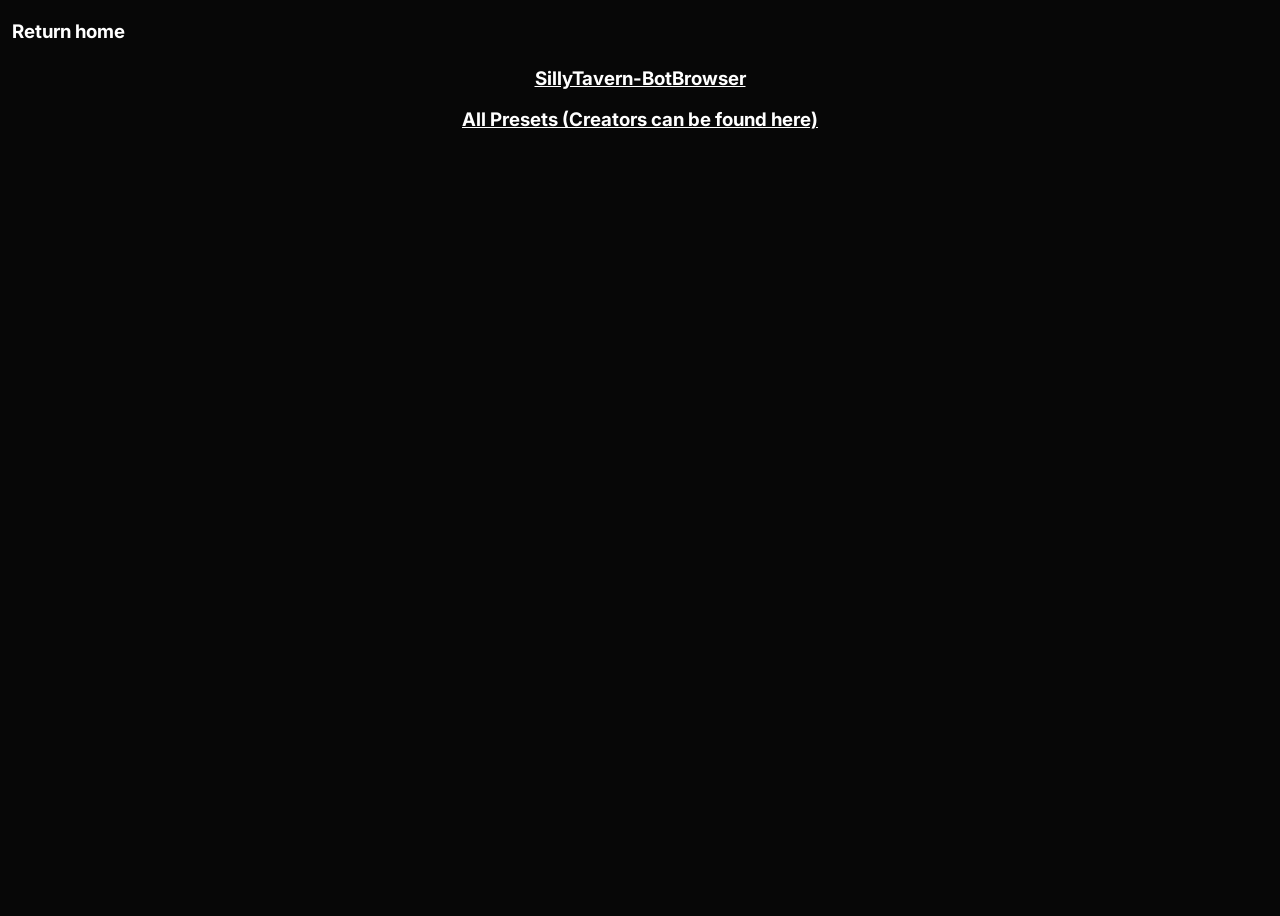
<file: credits.html>
<!DOCTYPE html>
<html lang="en">
<head>
    <meta charset="UTF-8">
    <meta name="viewport" content="width=device-width, initial-scale=1.0, viewport-fit=cover">
    <link rel="stylesheet" href="https://fonts.googleapis.com/css2?family=Material+Symbols+Outlined:opsz,wght,FILL,GRAD@24,400,0,0" />
    <title>KiwiAI</title>
    <script src="scripts/theme.js"></script>
    <style>
        @import url('https://fonts.googleapis.com/css?family=Inter:100,200,300,regular,500,600,700,800,900,100italic,200italic,300italic,italic,500italic,600italic,700italic,800italic,900italic');

        * {
            box-sizing: border-box;
            -webkit-tap-highlight-color: transparent;
        }

        body {
            background-color: var(--bg-primary);
            color: var(--text-primary);
            font-family: "Inter", sans-serif;
            height: 100dvh;
            display: flex;
            flex-direction: column;
            overflow: hidden;
        }

        button {
            background-color: var(--bg-elevated);
            border: 2px solid var(--border-default);
            color: var(--text-primary);
            padding: 6px 10px;
            text-align: center;
            text-decoration: none;
            display: inline-block;
            font-size: 16px;
            margin: 4px 2px;
            border-radius: 8px;
            cursor: pointer;
        }

        .providers {
            margin-top: 15px;
            border: 1px solid var(--border-default);
            background-color: var(--bg-secondary);
            border-radius: 8px;
            padding: 6px;
            padding-top: 0px;
            width: min-content;
        }

        .buttons {
            display: flex;
            flex-wrap: wrap;
            justify-content: center;
            width: 500px;
        }

        h3 {
            color: var(--text-primary);
        }

        h3 a {
            color: var(--text-primary);
        }
    </style>
</head>
<body>
    <center>
        <h3 onclick="window.location = './'" style="position: fixed; top: 1px; left: 12px;">Return home</h3>
            <br>
            <br>
            <h3 href="https://github.com/mia13165/SillyTavern-BotBrowser" target="_blank" style="text-decoration: underline;">SillyTavern-BotBrowser</a></h3>
            <h3 href="https://discord.gg/aipresets" target="_blank" style="text-decoration: underline;">All Presets (Creators can be found here)</a></h3>
    </center>
</body>
</html>
</file>
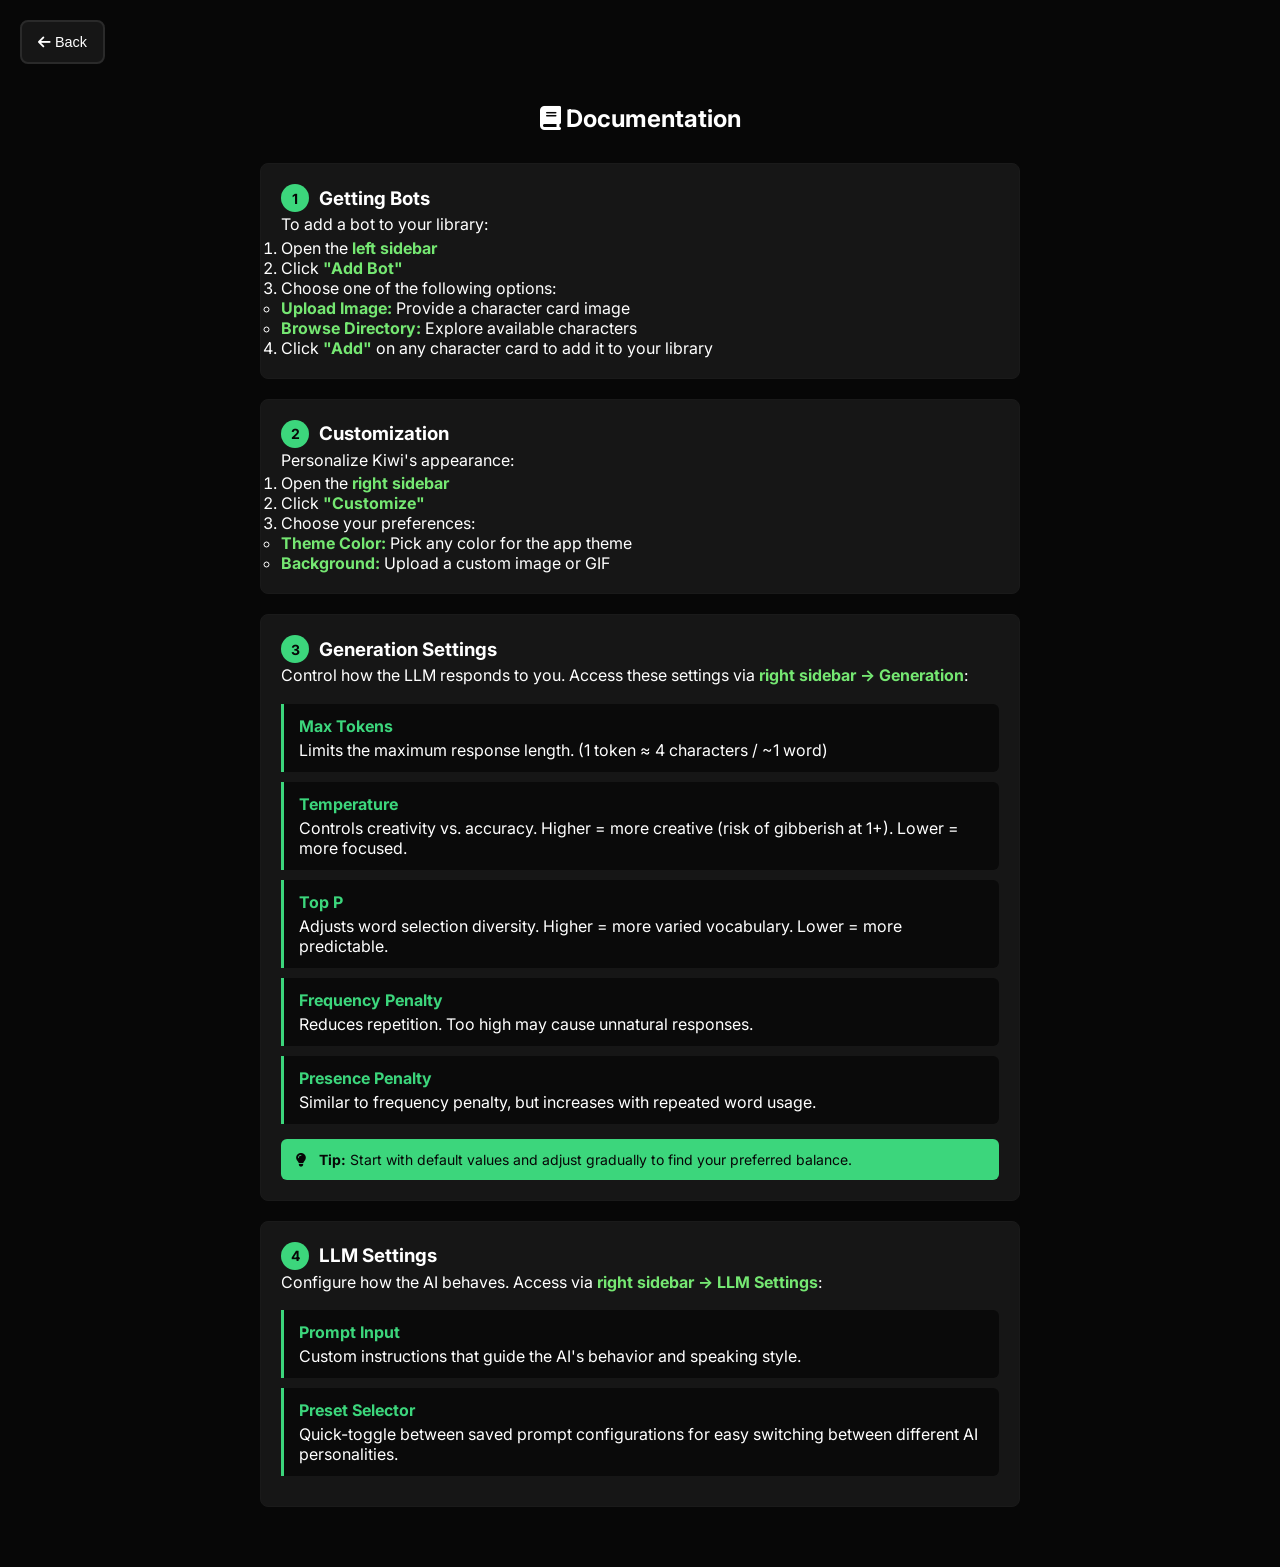
<file: docs.html>
<!DOCTYPE html>
<html lang="en">

<head>
    <meta charset="UTF-8">
    <meta name="viewport" content="width=device-width, initial-scale=1.0">
    <link rel="stylesheet" href="https://cdnjs.cloudflare.com/ajax/libs/font-awesome/6.4.0/css/all.min.css">
    <link rel="stylesheet" href="styles/getBot.css">
    <script src="scripts/theme.js"></script>
    <style>
        .docs-content {
            max-width: 800px;
            margin: 0 auto;
            padding: 20px;
        }

        .docs-content h2 {
            text-align: center;
            margin-bottom: 30px;
        }

        .doc-section {
            background: var(--bg-elevated);
            border: 1px solid var(--border-default);
            border-radius: 8px;
            padding: 20px;
            margin-bottom: 20px;
        }

        .doc-section h3 {
            margin-top: 0;
            display: flex;
            align-items: center;
            gap: 10px;
        }

        .doc-section h3 .step-number {
            background: var(--accent-primary);
            color: var(--bg-primary);
            width: 28px;
            height: 28px;
            border-radius: 50%;
            display: flex;
            align-items: center;
            justify-content: center;
            font-size: 14px;
            flex-shrink: 0;
        }

        .doc-section p {
            line-height: 1.6;
            color: var(--text-primary);
        }

        .doc-section strong {
            color: var(--accent-secondary);
        }

        .settings-list {
            list-style: none;
            padding: 0;
            margin-top: 15px;
        }

        .settings-list li {
            background: var(--bg-secondary);
            border-left: 3px solid var(--accent-primary);
            padding: 12px 15px;
            margin-bottom: 10px;
            border-radius: 0 6px 6px 0;
        }

        .settings-list li strong {
            color: var(--accent-primary);
            display: block;
            margin-bottom: 4px;
        }

        .tip-box {
            background: var(--accent-primary);
            color: var(--bg-primary);
            padding: 12px 15px;
            border-radius: 6px;
            margin-top: 15px;
            font-size: 14px;
        }

        .tip-box i {
            margin-right: 8px;
        }

        .tip-box strong {
            color: var(--bg-primary);
        }
    </style>
</head>

<body>
    <div class="container">
        <div class="search-bar">
            <button class="search-btn" id="backBtn" onclick="window.location.href = './'">
                <i class="fa-solid fa-arrow-left"></i> Back
            </button>
        </div>

        <div class="docs-content">
            <h2><i class="fa-solid fa-book"></i> Documentation</h2>

            <div class="doc-section">
                <h3><span class="step-number">1</span> Getting Bots</h3>
                <p>To add a bot to your library:</p>
                <ol>
                    <li>Open the <strong>left sidebar</strong></li>
                    <li>Click <strong>"Add Bot"</strong></li>
                    <li>Choose one of the following options:
                        <ul>
                            <li><strong>Upload Image:</strong> Provide a character card image</li>
                            <li><strong>Browse Directory:</strong> Explore available characters</li>
                        </ul>
                    </li>
                    <li>Click <strong>"Add"</strong> on any character card to add it to your library</li>
                </ol>
            </div>

            <div class="doc-section">
                <h3><span class="step-number">2</span> Customization</h3>
                <p>Personalize Kiwi's appearance:</p>
                <ol>
                    <li>Open the <strong>right sidebar</strong></li>
                    <li>Click <strong>"Customize"</strong></li>
                    <li>Choose your preferences:
                        <ul>
                            <li><strong>Theme Color:</strong> Pick any color for the app theme</li>
                            <li><strong>Background:</strong> Upload a custom image or GIF</li>
                        </ul>
                    </li>
                </ol>
            </div>

            <div class="doc-section">
                <h3><span class="step-number">3</span> Generation Settings</h3>
                <p>Control how the LLM responds to you. Access these settings via <strong>right sidebar → Generation</strong>:</p>
                <ul class="settings-list">
                    <li>
                        <strong>Max Tokens</strong>
                        Limits the maximum response length. (1 token ≈ 4 characters / ~1 word)
                    </li>
                    <li>
                        <strong>Temperature</strong>
                        Controls creativity vs. accuracy. Higher = more creative (risk of gibberish at 1+). Lower = more focused.
                    </li>
                    <li>
                        <strong>Top P</strong>
                        Adjusts word selection diversity. Higher = more varied vocabulary. Lower = more predictable.
                    </li>
                    <li>
                        <strong>Frequency Penalty</strong>
                        Reduces repetition. Too high may cause unnatural responses.
                    </li>
                    <li>
                        <strong>Presence Penalty</strong>
                        Similar to frequency penalty, but increases with repeated word usage.
                    </li>
                </ul>
                <div class="tip-box">
                    <i class="fa-solid fa-lightbulb"></i>
                    <strong>Tip:</strong> Start with default values and adjust gradually to find your preferred balance.
                </div>
            </div>

            <div class="doc-section">
                <h3><span class="step-number">4</span> LLM Settings</h3>
                <p>Configure how the AI behaves. Access via <strong>right sidebar → LLM Settings</strong>:</p>
                <ul class="settings-list">
                    <li>
                        <strong>Prompt Input</strong>
                        Custom instructions that guide the AI's behavior and speaking style.
                    </li>
                    <li>
                        <strong>Preset Selector</strong>
                        Quick-toggle between saved prompt configurations for easy switching between different AI personalities.
                    </li>
                </ul>
            </div>
        </div>
    </div>
</body>

</html>
</file>
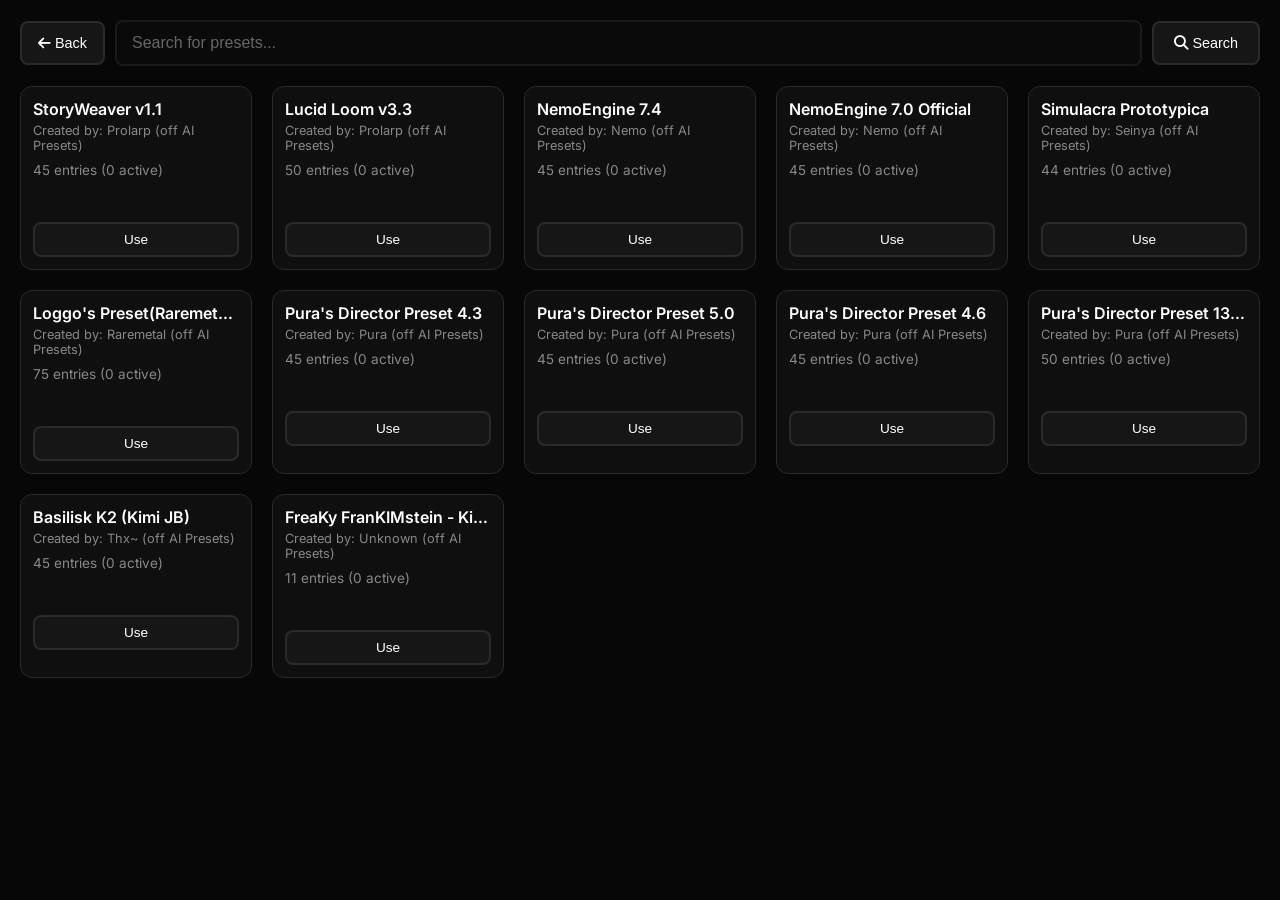
<file: getPreset.html>
<!DOCTYPE html>
<html lang="en">

<head>
    <meta charset="UTF-8">
    <meta name="viewport" content="width=device-width, initial-scale=1.0">
    <link rel="stylesheet" href="https://cdnjs.cloudflare.com/ajax/libs/font-awesome/6.4.0/css/all.min.css">
    <link rel="stylesheet" href="styles/getBot.css">
    <script src="scripts/theme.js?t=1"></script>
</head>

<body>
    <div class="container">
        <div class="search-bar">
            <button class="search-btn" id="backBtn">
                <i class="fa-solid fa-arrow-left"></i> Back
            </button>
            <div class="search-input-wrapper">
                <input type="text" id="searchInput" placeholder="Search for presets...">
            </div>
            <button class="search-btn" id="searchBtn">
                <i class="fa-solid fa-search"></i> Search
            </button>
        </div>

        <div id="loading" class="loading" style="display: none;">
            <i class="fa-solid fa-spinner"></i>
            <p>Loading presets...</p>
        </div>

        <div id="noResults" class="no-results" style="display: none;">
            <i class="fa-solid fa-search"></i>
            <p>No presets found</p>
        </div>

        <div class="cards-grid" id="cardsGrid"></div>
    </div>

    <script src="scripts/ui/getPreset.js"></script>
</body>

</html>
</file>
<file: styles/getBot.css>
@import url("https://fonts.googleapis.com/css?family=Inter:100,200,300,regular,500,600,700,800,900");

* {
  box-sizing: border-box;
  margin: 0;
  padding: 0;
}

body {
  background-color: var(--bg-primary);
  color: var(--text-primary);
  font-family: "Inter", sans-serif;
  min-height: 100vh;
}

.container {
  max-width: 1400px;
  margin: 0 auto;
  padding: 20px;
}

header {
  display: flex;
  justify-content: space-between;
  align-items: center;
  margin-bottom: 20px;
  flex-wrap: wrap;
  gap: 15px;
}

h1 {
  font-size: 1.8rem;
  font-weight: 600;
}

.providers {
  margin-bottom: 20px;
}

.buttons {
  justify-content: center;
  display: flex;
  flex-wrap: wrap;
  gap: 8px;
}

button {
  background-color: var(--bg-elevated);
  border: 2px solid var(--border-light);
  color: var(--text-primary);
  padding: 8px 16px;
  border-radius: 8px;
  cursor: pointer;
  font-size: 0.9rem;
  transition: all 0.2s ease;
}

button:hover {
  background-color: var(--bg-tertiary);
  border-color: var(--border-medium);
}

button.active {
  background-color: var(--border-light);
  border-color: var(--accent-highlight);
  color: var(--accent-highlight);
}

.search-bar {
  display: flex;
  gap: 10px;
  margin-bottom: 20px;
  flex-wrap: wrap;
  align-items: center;
}

#backBtn {
  padding: 12px 16px;
  background-color: var(--bg-elevated);
  border: 2px solid var(--border-light);
  white-space: nowrap;
}

#backBtn:hover {
  background-color: var(--bg-tertiary);
}

.search-input-wrapper {
  flex: 1;
  min-width: 250px;
  position: relative;
}

.search-input-wrapper input {
  width: 100%;
  padding: 12px 40px 12px 15px;
  background-color: var(--bg-secondary);
  border: 2px solid var(--border-default);
  border-radius: 8px;
  color: var(--text-primary);
  font-size: 1rem;
  outline: none;
  transition: border-color 0.2s ease;
}

.search-input-wrapper input:focus {
  border-color: var(--accent-highlight);
}

.search-input-wrapper input::placeholder {
  color: var(--text-muted);
}

.search-btn {
  padding: 12px 20px;
  background-color: var(--bg-elevated);
  border: 2px solid var(--border-light);
}

.search-btn:hover {
  background-color: var(--bg-tertiary);
}

.cards-grid {
  display: grid;
  grid-template-columns: repeat(auto-fill, minmax(220px, 1fr));
  gap: 20px;
  margin-top: 20px;
}

.card {
  background-color: var(--bg-tertiary);
  border: 1px solid var(--border-light);
  border-radius: 12px;
  overflow: hidden;
  transition:
    transform 0.2s ease,
    border-color 0.2s ease,
    box-shadow 0.2s ease;
}

.card:hover {
  transform: translateY(-4px);
  border-color: var(--border-medium);
  box-shadow: 0 10px 20px rgba(0, 0, 0, 0.5);
}

.card-image-wrapper {
  width: 100%;
  aspect-ratio: 2/3;
  overflow: hidden;
  background: linear-gradient(135deg, var(--bg-elevated), var(--bg-tertiary));
  display: flex;
  align-items: center;
  justify-content: center;
}

.card img {
  width: 100%;
  height: 100%;
  object-fit: cover;
  transition: transform 0.3s ease;
}

.card-image-wrapper.no-image {
  position: relative;
}

.card-image-wrapper.no-image::after {
  content: "?";
  font-size: 3rem;
  color: var(--text-disabled);
}

.card-image-wrapper.no-image img {
  display: none;
}

.card-content {
  padding: 12px;
}

.card h3 {
  font-size: 1rem;
  font-weight: 600;
  margin-bottom: 4px;
  white-space: nowrap;
  overflow: hidden;
  text-overflow: ellipsis;
}

.card small {
  display: block;
  color: var(--text-secondary);
  font-size: 0.8rem;
  margin-bottom: 8px;
}

.card .description {
  font-size: 0.85rem;
  color: var(--text-secondary);
  line-height: 1.4;
  display: -webkit-box;
  -webkit-line-clamp: 3;
  line-clamp: 3;
  -webkit-box-orient: vertical;
  overflow: hidden;
  min-height: 3.6em;
}

.card-actions {
  display: flex;
  gap: 8px;
  margin-top: 12px;
}

.card-actions button {
  flex: 1;
  padding: 8px;
  font-size: 0.85rem;
}

.loading {
  text-align: center;
  padding: 40px;
  color: var(--text-secondary);
}

.loading i {
  font-size: 2rem;
  margin-bottom: 10px;
  animation: spin 1s linear infinite;
}

@keyframes spin {
  to {
    transform: rotate(360deg);
  }
}

.no-results {
  text-align: center;
  padding: 40px;
  color: var(--text-secondary);
}

.no-results i {
  font-size: 3rem;
  margin-bottom: 15px;
  opacity: 0.5;
}
</file>
